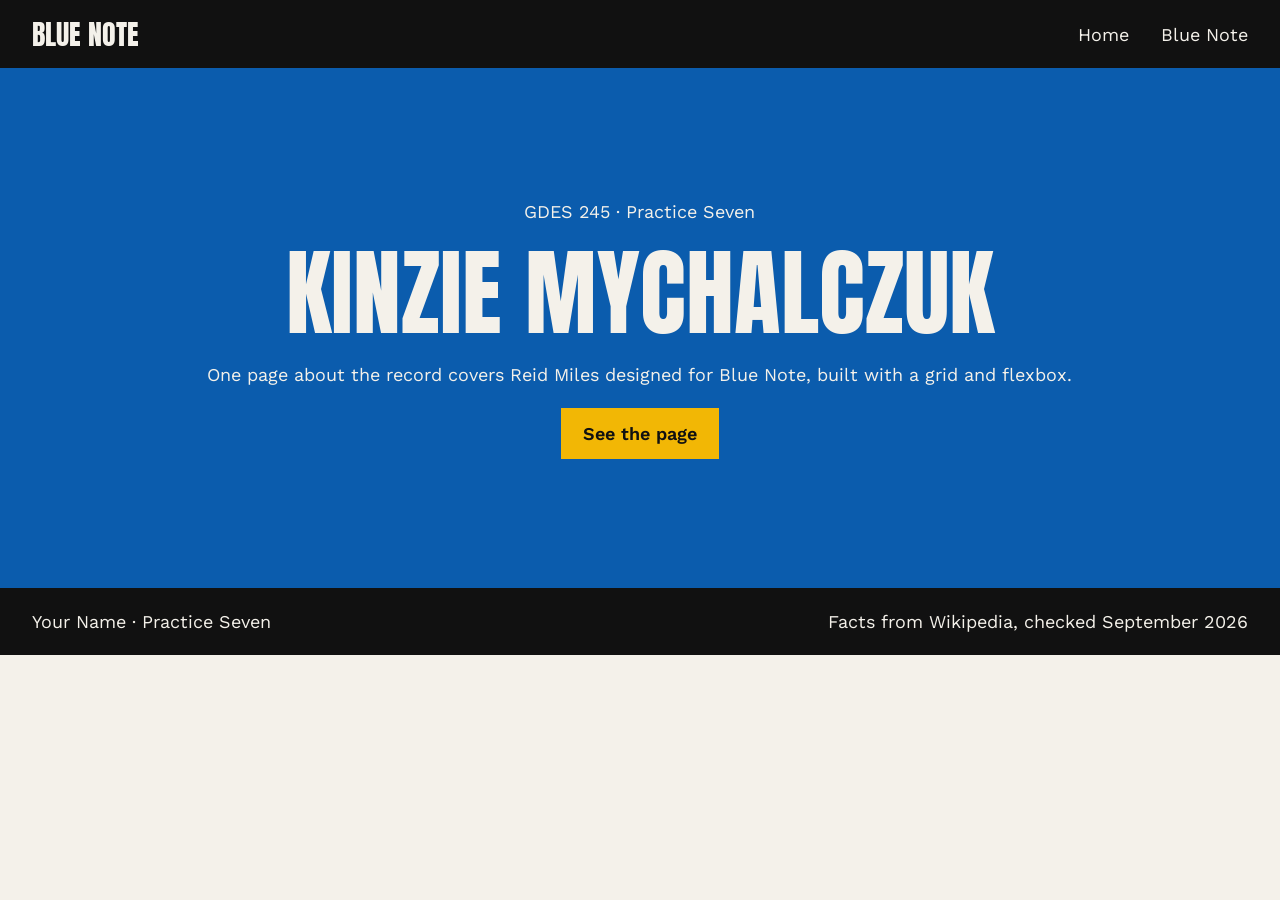
<file: index.html>
<!DOCTYPE html>
<html lang="en">
<head>
  <meta charset="UTF-8">
  <meta name="viewport" content="width=device-width, initial-scale=1.0">
  <title>Kinzie Mychalczuk, Web 1</title>

  <link rel="preconnect" href="https://fonts.googleapis.com">
  <link rel="preconnect" href="https://fonts.gstatic.com" crossorigin>
  <link href="https://fonts.googleapis.com/css2?family=Anton&family=Work+Sans:wght@400;600&display=swap" rel="stylesheet">

  <link rel="stylesheet" href="css/styles.css">
</head>
<body>

<header class="site-header">
  <a class="logo" href="index.html">Blue Note</a>
  <nav>
    <ul>
      <li><a href="index.html">Home</a></li>
      <li><a href="pages/blue-note.html">Blue Note</a></li>
    </ul>
  </nav>
</header>

<section class="hero">
  <p>GDES 245 &middot; Practice Seven</p>
  <h1>Kinzie Mychalczuk</h1>
  <p>One page about the record covers Reid Miles
     designed for Blue Note, built with a grid and flexbox.</p>
  <a class="button" href="pages/blue-note.html">See the page</a>
</section>

<footer class="site-footer" id="sources">
  <p>Your Name &middot; Practice Seven</p>
  <p>Facts from Wikipedia, checked September 2026</p>
</footer>

</body>
</html>
</file>
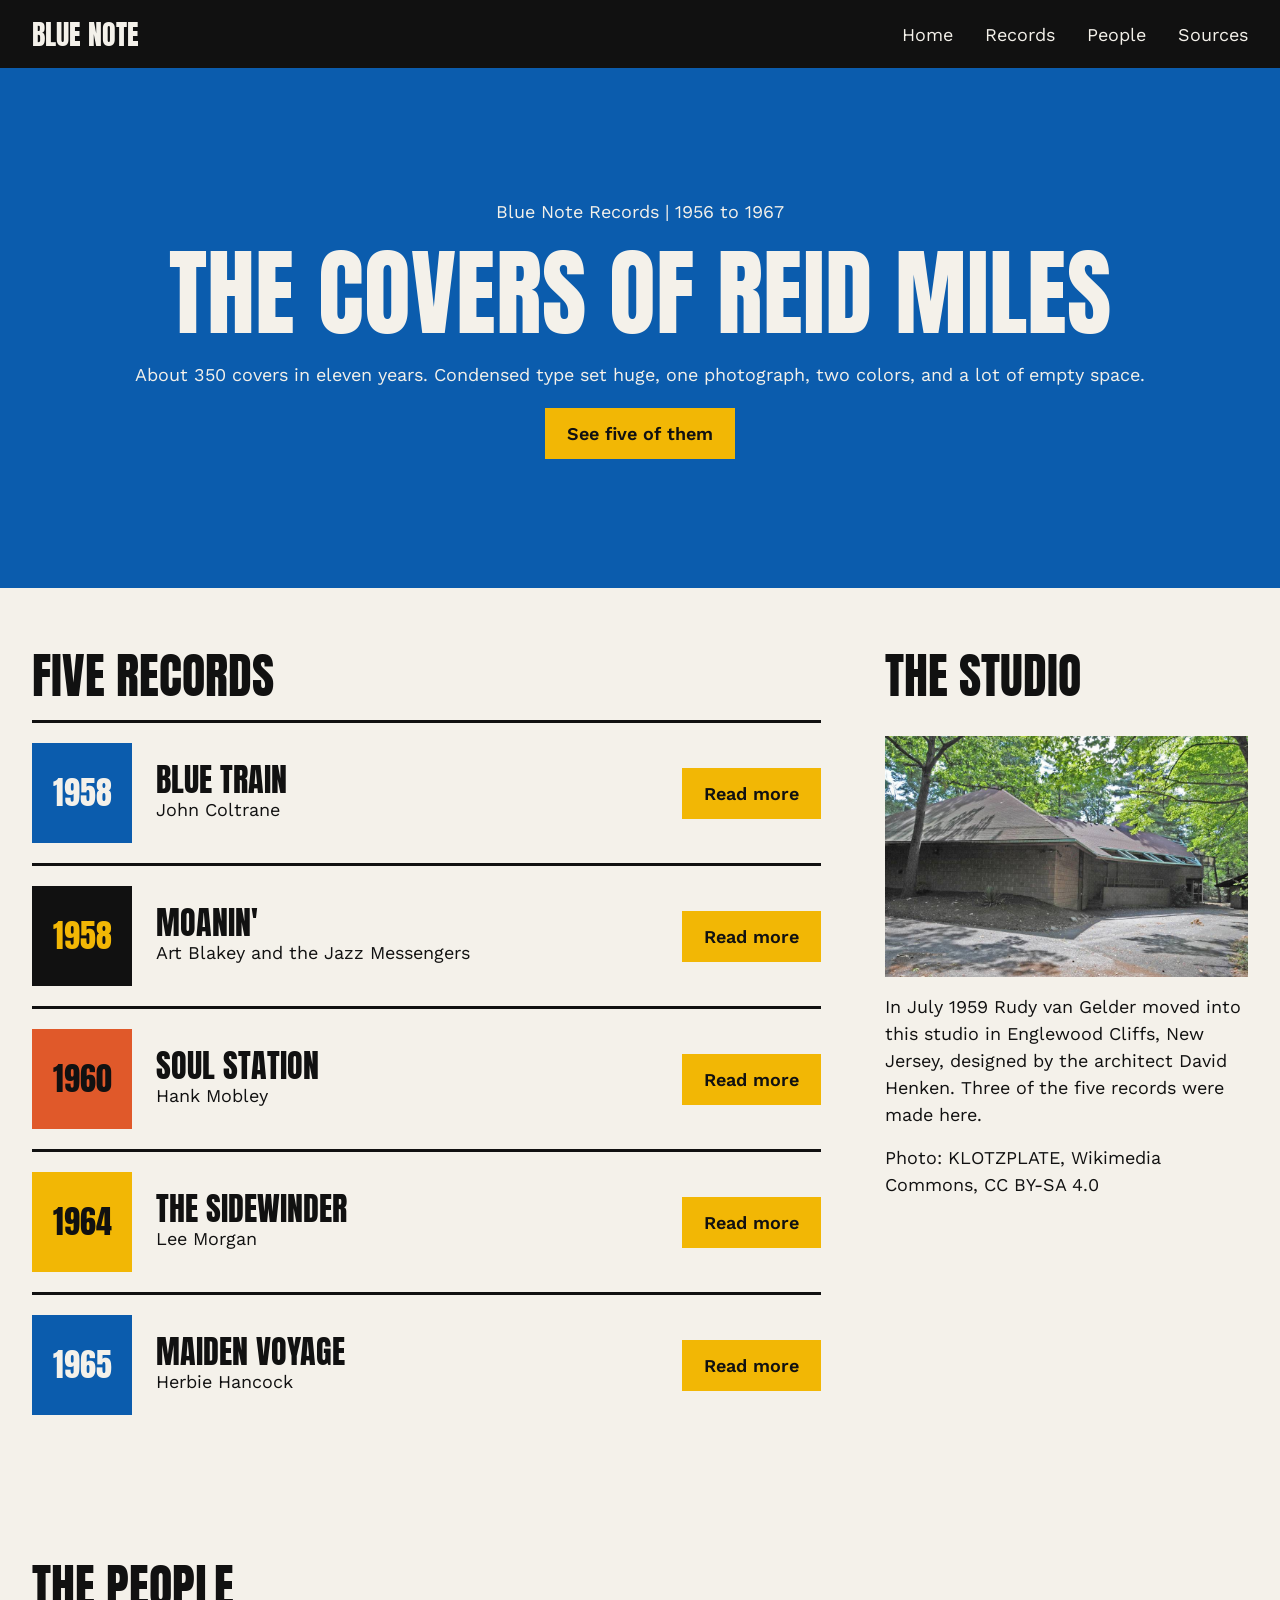
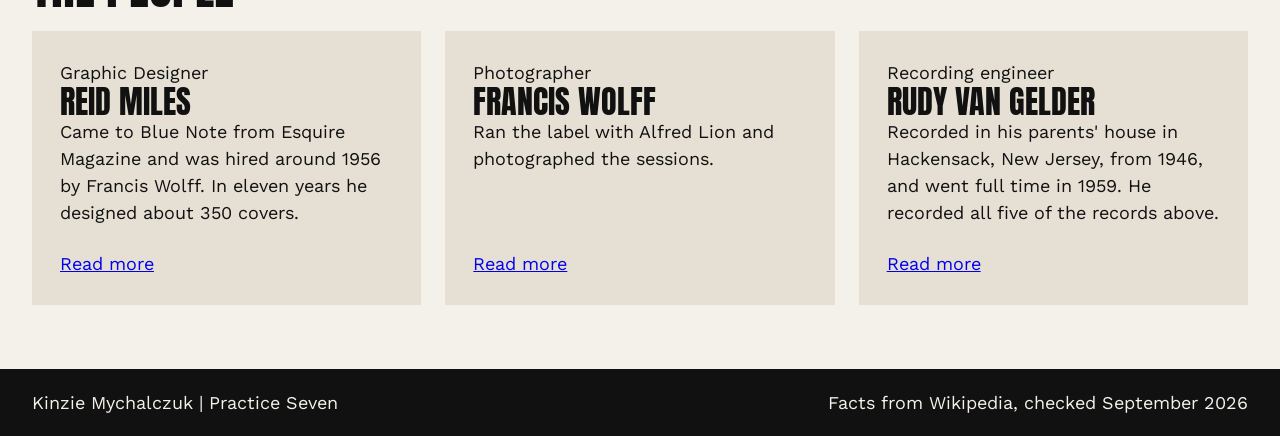
<file: pages/blue-note.html>
<!DOCTYPE html>
<html lang="en">
<head>
    <meta charset="UTF-8">
    <meta name="viewport" content="width=device-width, initial-scale=1.0">
    <title>Blue Note, the covers of Reid Miles</title>
    <link rel="preconnect" href="https://fonts.googleapis.com">
    <link rel="preconnect" href="https://fonts.gstatic.com" crossorigin>
    <link href="https://fonts.googleapis.com/css2?family=Anton&family=Work+Sans:wght@400;600&display=swap" rel="stylesheet">
    <link rel="stylesheet" href="../css/styles.css">
</head>
<body>
    <header class="site-header">
        <a class="logo" href="../index.html">Blue Note</a>
        <nav>
            <ul>
                <li><a href="../index.html">Home</a></li>
                <li><a href="#records">Records</a></li>
                <li><a href="#people">People</a></li>
                <li><a href="#sources">Sources</a></li>
            </ul>
        </nav>
    </header>

    <section class="hero">
        <p>Blue Note Records | 1956 to 1967</p>
        <h1>The covers of Reid Miles</h1>
        <p>About 350 covers in eleven years. 
            Condensed type set huge, one photograph, two colors, 
            and a lot of empty space.</p>
        <a class="button" href="#records">See five of them</a>
    </section>

    <section class="records" id="records">
        <h2>Five Records</h2>

        <article class="album">
            <div class="swatch blue">1958</div>
            <div class="info">
                <h3>Blue Train</h3>
                <p>John Coltrane</p>
            </div>
            <a class="button" href="https://en.wikipedia.org/wiki/Blue_Train_(album)">Read more</a>
        </article>

        <article class="album">
            <div class="swatch ink">1958</div>
            <div class="info">
                <h3>Moanin'</h3>
                <p>Art Blakey and the Jazz Messengers</p>
            </div>
            <a class="button" href="https://en.wikipedia.org/wiki/Moanin%27">Read more</a>
        </article>

        <article class="album">
            <div class="swatch orange">1960</div>
            <div class="info">
                <h3>Soul Station</h3>
                <p>Hank Mobley</p>
            </div>
            <a class="button" href="https://en.wikipedia.org/wiki/Soul_Station">Read more</a>
        </article>

        <article class="album">
            <div class="swatch yellow">1964</div>
            <div class="info">
                <h3>The Sidewinder</h3>
                <p>Lee Morgan</p>
            </div>
            <a class="button" href="https://en.wikipedia.org/wiki/The_Sidewinder">Read more</a>
        </article>

        <article class="album">
            <div class="swatch blue">1965</div>
            <div class="info">
                <h3>Maiden Voyage</h3>
                <p>Herbie Hancock</p>
            </div>
            <a class="button" href="https://en.wikipedia.org/wiki/Maiden_Voyage_(Herbie_Hancock_album)">Read more</a>
        </article>
    </section>

    <aside class="studio">
        <h2>The Studio</h2>
        <img src="../images/van-gelder-studio.jpg" width="1000" height="664"
            alt="The low brick Van Gelder Studio under tall trees in Englewood Cliffs, New Jersey">
        <p>In July 1959 Rudy van Gelder moved into this studio in
             Englewood Cliffs, New Jersey, designed by the architect
             David Henken. Three of the five records were made here.</p>
        <p>Photo: KLOTZPLATE, Wikimedia Commons, CC BY-SA 4.0</p>
    </aside>

    <section class="people" id="people">
        <h2>The People</h2>
        <div class="cards">
            <article class="person">
                <div>
                    <p>Graphic Designer</p>
                    <h3>Reid Miles</h3>
                    <p>Came to Blue Note from Esquire Magazine and was hired 
                        around 1956 by Francis Wolff. In eleven years he 
                        designed about 350 covers.</p>
                </div>
                <a href="https://en.wikipedia.org/wiki/Reid_Miles">Read more</a>
            </article>

            <article class="person">
                <div>
                    <p>Photographer</p>
                    <h3>Francis Wolff</h3>
                    <p>Ran the label with Alfred Lion and photographed 
                        the sessions.</p>
                </div>
                <a href="https://en.wikipedia.org/wiki/Francis_Wolff">Read more</a>
            </article>

            <article class="person">
                <div>
                    <p>Recording engineer</p>
                    <h3>Rudy Van Gelder</h3>
                    <p>Recorded in his parents' house in Hackensack, New Jersey, 
                        from 1946, and went full time in 1959. He recorded 
                        all five of the records above.</p>
                </div>
                <a href="https://en.wikipedia.org/wiki/Rudy_Van_Gelder">Read more</a>
            </article>
        </div>
    </section>

    <footer class="site-footer" id="sources">
        <p>Kinzie Mychalczuk | Practice Seven</p>
        <p>Facts from Wikipedia, checked September 2026</p>
    </footer>

</body>
</html>
</file>
<file: css/styles.css>
* {
    box-sizing: border-box;
    margin: 0;
    padding: 0;
}

body {
    display: grid;
    grid-template-columns: 2fr 1fr;
    background: #f4f1ea;
    color: #111111;
    font-family: 'Work Sans' , sans-serif;
    font-size: 18px;
    line-height: 1.5;
}

h1, h2, h3, .logo, .swatch {
    font-family: 'Anton' , sans-serif;
    font-weight: 400;
    text-transform: uppercase;
    line-height: 1;
}

.site-header, .site-footer {
    display: flex;
    justify-content: space-between;
    align-items: center;
    padding: 20px 32px;
    background: #111111;
    color: #f4f1ea;
}

.site-header a {
    color: #f4f1ea;
    text-decoration: none;
}

.logo {
    font-size: 28px;
}

nav ul {
    display: flex;
    gap: 32px;
    list-style: none;
}

.hero {
    display: flex;
    flex-direction: column;
    justify-content: center;
    align-items: center;
    gap: 20px;
    min-height: 520px;
    padding: 48px 32px;
    background: #0b5cad;
    color: #f4f1ea;
    text-align: center;
}

.hero h1 {
    font-size: 96px;
}

.button {
    padding: 12px 22px;
    background: #f2b705;
    color: #111111;
    font-weight: 600;
    text-decoration: none;
}

.site-header, .hero, .people, .site-footer {
    grid-column: span 2;
}

.records, .studio, .people {
    padding: 64px 32px;
}

h2 {
    font-size: 48px;
    margin-bottom: 20px;
}

h3 {
    font-size: 32px;
}

.album {
    display: flex;
    align-items: center;
    gap: 24px;
    padding: 20px 0;
    border-top: 3px solid #111111;
}

.swatch {
    display: flex;
    justify-content: center;
    align-items: center;
    flex: 0 0 100px;
    height: 100px;
    font-size: 32px;
}

.blue { background: #0b5cad; color: #f4f1ea; }
.ink { background: #111111; color: #f2b705; }
.orange { background: #e0592a; }
.yellow { background: #f2b705; }

.info {
    flex: 1;
}

.studio {
    display: flex;
    flex-direction: column;
    gap: 16px;
}

.studio img {
    width: 100%;
    height: auto;
}

.cards {
    display: flex;
    gap: 24px;
}

.person {
    flex: 1;
    display: flex;
    flex-direction: column;
    justify-content: space-between;
    gap: 24px;
    padding: 28px;
    background: #e6e0d4;
}
</file>
